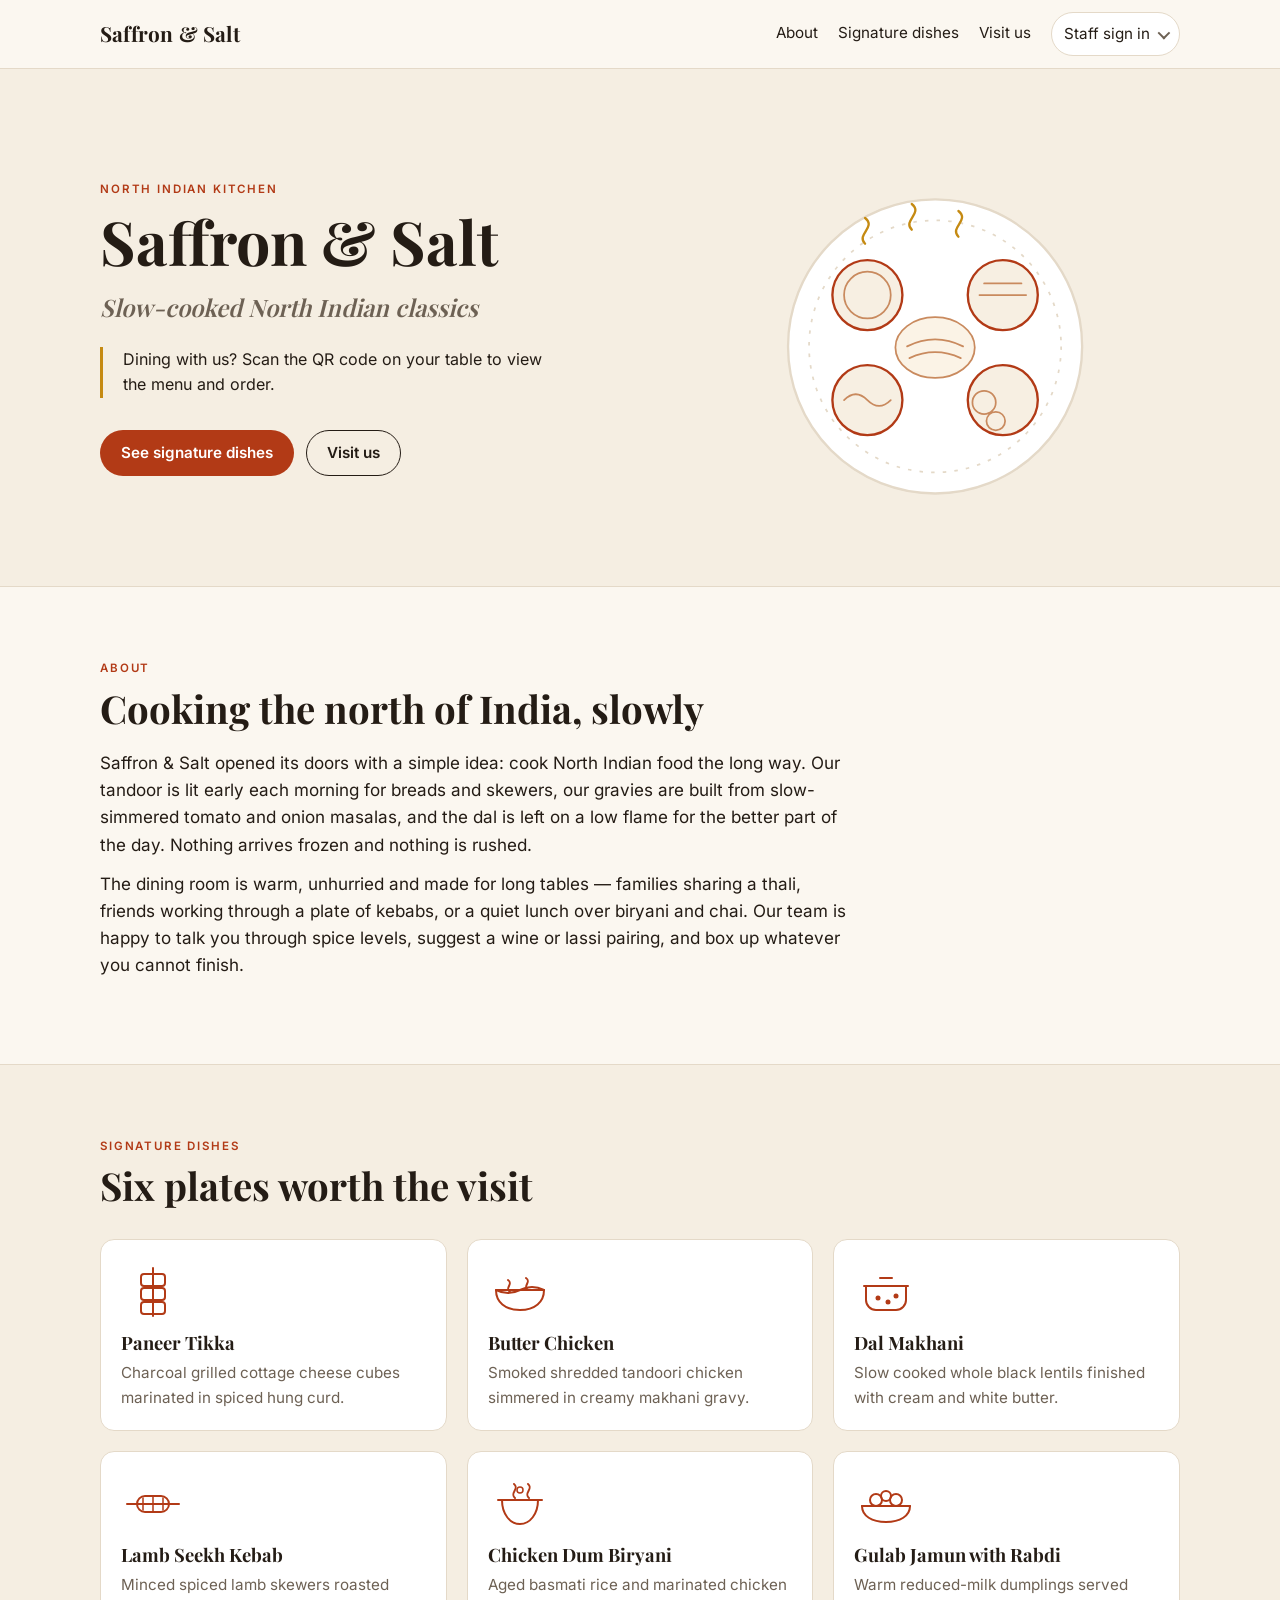
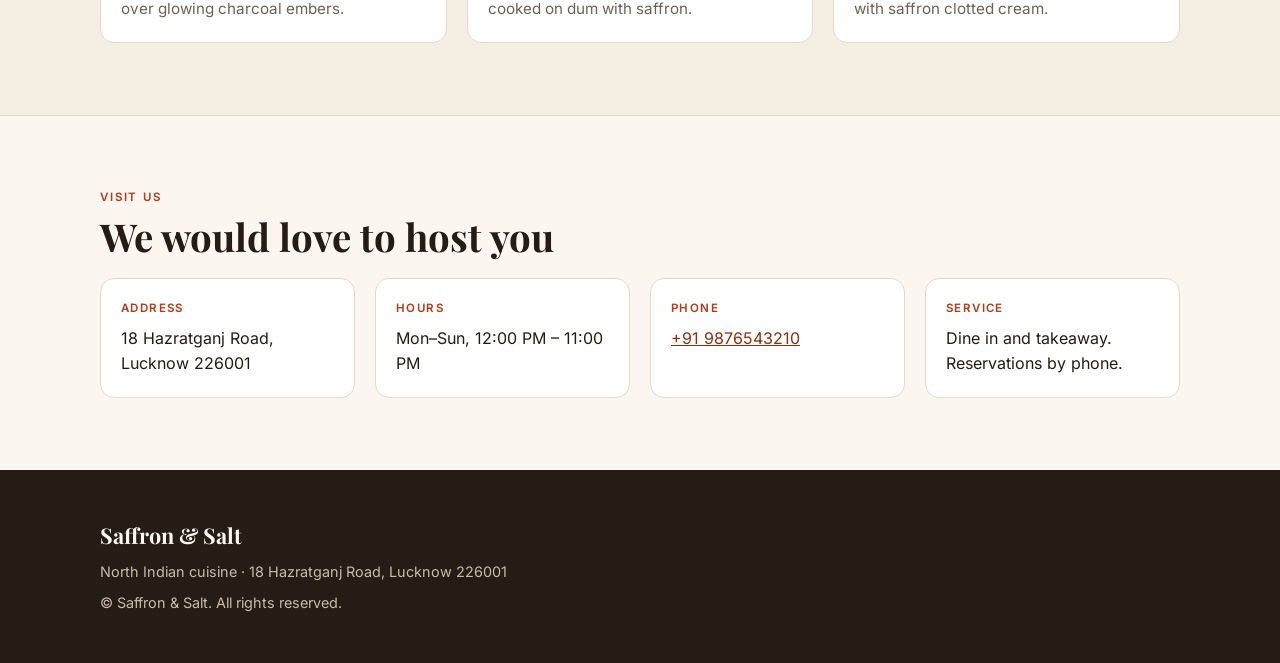
<file: src/main/resources/static/index.html>
<!DOCTYPE html>
<html lang="en">
<head>
<meta charset="UTF-8">
<meta name="viewport" content="width=device-width, initial-scale=1">
<title>Saffron &amp; Salt &middot; Slow-cooked North Indian classics</title>
<meta name="description" content="Saffron &amp; Salt is a North Indian restaurant serving tandoori starters, slow-cooked curries and dum biryani. Visit us at 18 Hazratganj Road, Lucknow 226001.">
<link rel="stylesheet" href="fonts/fonts.css">
<link rel="stylesheet" href="landing.css">
</head>
<body>
<a class="skip-link" href="#main">Skip to content</a>

<header class="site-header">
  <div class="shell header-inner">
    <a class="wordmark" href="#top">Saffron &amp; Salt</a>

    <nav class="site-nav" aria-label="Primary">
      <a href="#about">About</a>
      <a href="#signature">Signature dishes</a>
      <a href="#visit">Visit us</a>

      <details class="staff-menu">
        <summary>Staff sign in</summary>
        <ul class="staff-menu__list">
          <li><a href="kitchen/">Kitchen / Chef</a></li>
          <li><a href="admin/">Manager</a></li>
        </ul>
      </details>
    </nav>
  </div>
</header>

<main id="main">

  <section class="hero" id="top" aria-labelledby="hero-title">
    <div class="shell hero-inner">
      <div class="hero-copy">
        <p class="eyebrow">North Indian kitchen</p>
        <h1 id="hero-title">Saffron &amp; Salt</h1>
        <p class="tagline">Slow-cooked North Indian classics</p>
        <p class="scan-note">
          Dining with us? Scan the QR code on your table to view the menu and order.
        </p>
        <p class="hero-links">
          <a class="btn btn--primary" href="#signature">See signature dishes</a>
          <a class="btn btn--ghost" href="#visit">Visit us</a>
        </p>
      </div>

      <div class="hero-art" aria-hidden="true">
        <svg viewBox="0 0 420 320" focusable="false">
          <circle cx="210" cy="176" r="126" fill="#FFFFFF" stroke="#E4D9C8" stroke-width="2"/>
          <circle cx="210" cy="176" r="108" fill="none" stroke="#E4D9C8" stroke-width="1.5" stroke-dasharray="3 7"/>
          <circle cx="152" cy="132" r="30" fill="#F7EFE2" stroke="#B23A16" stroke-width="2"/>
          <circle cx="152" cy="132" r="20" fill="none" stroke="#C98A5E" stroke-width="1.5"/>
          <circle cx="268" cy="132" r="30" fill="#F7EFE2" stroke="#B23A16" stroke-width="2"/>
          <path d="M248 132h40M252 122h32" fill="none" stroke="#C98A5E" stroke-width="1.5" stroke-linecap="round"/>
          <circle cx="152" cy="222" r="30" fill="#F7EFE2" stroke="#B23A16" stroke-width="2"/>
          <path d="M132 222q10-10 20 0t20 0" fill="none" stroke="#C98A5E" stroke-width="1.5" stroke-linecap="round"/>
          <circle cx="268" cy="222" r="30" fill="#F7EFE2" stroke="#B23A16" stroke-width="2"/>
          <path d="M252 214a10 10 0 1 0 0 20a10 10 0 1 0 0-20M262 232a8 8 0 1 0 0 16a8 8 0 1 0 0-16" fill="none" stroke="#C98A5E" stroke-width="1.5"/>
          <ellipse cx="210" cy="177" rx="34" ry="26" fill="#FBF3E6" stroke="#C98A5E" stroke-width="1.5"/>
          <path d="M186 176q24-12 48 0M188 186q22-10 44 0" fill="none" stroke="#C98A5E" stroke-width="1.5" stroke-linecap="round"/>
          <g fill="none" stroke="#C58A12" stroke-width="2" stroke-linecap="round">
            <path d="M150 66c10 8-8 14 0 22"/>
            <path d="M190 54c10 8-8 14 0 22"/>
            <path d="M230 60c10 8-8 14 0 22"/>
          </g>
        </svg>
      </div>
    </div>
  </section>

  <section class="section" id="about" aria-labelledby="about-title">
    <div class="shell">
      <p class="eyebrow">About</p>
      <h2 id="about-title">Cooking the north of India, slowly</h2>
      <div class="prose">
        <p>
          Saffron &amp; Salt opened its doors with a simple idea: cook North Indian food the long way.
          Our tandoor is lit early each morning for breads and skewers, our gravies are built from
          slow-simmered tomato and onion masalas, and the dal is left on a low flame for the better part
          of the day. Nothing arrives frozen and nothing is rushed.
        </p>
        <p>
          The dining room is warm, unhurried and made for long tables &mdash; families sharing a thali,
          friends working through a plate of kebabs, or a quiet lunch over biryani and chai. Our team
          is happy to talk you through spice levels, suggest a wine or lassi pairing, and box up whatever
          you cannot finish.
        </p>
      </div>
    </div>
  </section>

  <section class="section section--tinted" id="signature" aria-labelledby="signature-title">
    <div class="shell">
      <p class="eyebrow">Signature dishes</p>
      <h2 id="signature-title">Six plates worth the visit</h2>

      <ul class="dish-grid">
        <li class="dish">
          <span class="dish-art" aria-hidden="true">
            <svg viewBox="0 0 64 64" focusable="false">
              <path d="M32 8v48" stroke="currentColor" stroke-width="2" stroke-linecap="round"/>
              <rect x="20" y="14" width="24" height="12" rx="3" fill="none" stroke="currentColor" stroke-width="2"/>
              <rect x="20" y="28" width="24" height="12" rx="3" fill="none" stroke="currentColor" stroke-width="2"/>
              <rect x="20" y="42" width="24" height="12" rx="3" fill="none" stroke="currentColor" stroke-width="2"/>
            </svg>
          </span>
          <h3>Paneer Tikka</h3>
          <p>Charcoal grilled cottage cheese cubes marinated in spiced hung curd.</p>
        </li>

        <li class="dish">
          <span class="dish-art" aria-hidden="true">
            <svg viewBox="0 0 64 64" focusable="false">
              <path d="M8 30h48c0 12-9 20-24 20s-24-8-24-20Z" fill="none" stroke="currentColor" stroke-width="2" stroke-linejoin="round"/>
              <path d="M8 30q12 6 24 0t24 0" fill="none" stroke="currentColor" stroke-width="2" stroke-linecap="round"/>
              <path d="M20 20c6 4-4 8 2 12M38 18c6 4-4 8 2 12" fill="none" stroke="currentColor" stroke-width="2" stroke-linecap="round"/>
            </svg>
          </span>
          <h3>Butter Chicken</h3>
          <p>Smoked shredded tandoori chicken simmered in creamy makhani gravy.</p>
        </li>

        <li class="dish">
          <span class="dish-art" aria-hidden="true">
            <svg viewBox="0 0 64 64" focusable="false">
              <path d="M12 26h40v14a10 10 0 0 1-10 10H22a10 10 0 0 1-10-10Z" fill="none" stroke="currentColor" stroke-width="2" stroke-linejoin="round"/>
              <path d="M10 26h44" stroke="currentColor" stroke-width="2" stroke-linecap="round"/>
              <path d="M26 18h12" stroke="currentColor" stroke-width="2" stroke-linecap="round"/>
              <circle cx="24" cy="38" r="2.5" fill="currentColor"/>
              <circle cx="34" cy="42" r="2.5" fill="currentColor"/>
              <circle cx="42" cy="36" r="2.5" fill="currentColor"/>
            </svg>
          </span>
          <h3>Dal Makhani</h3>
          <p>Slow cooked whole black lentils finished with cream and white butter.</p>
        </li>

        <li class="dish">
          <span class="dish-art" aria-hidden="true">
            <svg viewBox="0 0 64 64" focusable="false">
              <path d="M6 32h52" stroke="currentColor" stroke-width="2" stroke-linecap="round"/>
              <rect x="16" y="24" width="32" height="16" rx="8" fill="none" stroke="currentColor" stroke-width="2"/>
              <path d="M22 26v12M32 25v14M42 26v12" stroke="currentColor" stroke-width="1.5" stroke-linecap="round"/>
              <path d="M12 32h-4M56 32h-4" stroke="currentColor" stroke-width="2" stroke-linecap="round"/>
            </svg>
          </span>
          <h3>Lamb Seekh Kebab</h3>
          <p>Minced spiced lamb skewers roasted over glowing charcoal embers.</p>
        </li>

        <li class="dish">
          <span class="dish-art" aria-hidden="true">
            <svg viewBox="0 0 64 64" focusable="false">
              <path d="M14 28h36c0 14-8 24-18 24s-18-10-18-24Z" fill="none" stroke="currentColor" stroke-width="2" stroke-linejoin="round"/>
              <path d="M10 28h44" stroke="currentColor" stroke-width="2" stroke-linecap="round"/>
              <path d="M26 12c6 5-5 9 1 14M40 12c6 5-5 9 1 14" fill="none" stroke="currentColor" stroke-width="2" stroke-linecap="round"/>
              <circle cx="32" cy="18" r="3" fill="none" stroke="currentColor" stroke-width="1.5"/>
            </svg>
          </span>
          <h3>Chicken Dum Biryani</h3>
          <p>Aged basmati rice and marinated chicken cooked on dum with saffron.</p>
        </li>

        <li class="dish">
          <span class="dish-art" aria-hidden="true">
            <svg viewBox="0 0 64 64" focusable="false">
              <path d="M8 34h48c0 10-10 16-24 16S8 44 8 34Z" fill="none" stroke="currentColor" stroke-width="2" stroke-linejoin="round"/>
              <path d="M8 34h48" stroke="currentColor" stroke-width="2" stroke-linecap="round"/>
              <circle cx="22" cy="28" r="6" fill="none" stroke="currentColor" stroke-width="2"/>
              <circle cx="42" cy="28" r="6" fill="none" stroke="currentColor" stroke-width="2"/>
              <circle cx="32" cy="24" r="5" fill="none" stroke="currentColor" stroke-width="2"/>
            </svg>
          </span>
          <h3>Gulab Jamun with Rabdi</h3>
          <p>Warm reduced-milk dumplings served with saffron clotted cream.</p>
        </li>
      </ul>
    </div>
  </section>

  <section class="section" id="visit" aria-labelledby="visit-title">
    <div class="shell">
      <p class="eyebrow">Visit us</p>
      <h2 id="visit-title">We would love to host you</h2>

      <dl class="visit-grid">
        <div class="visit-item">
          <dt>Address</dt>
          <dd>18 Hazratganj Road, Lucknow 226001</dd>
        </div>
        <div class="visit-item">
          <dt>Hours</dt>
          <dd>Mon&ndash;Sun, 12:00 PM &ndash; 11:00 PM</dd>
        </div>
        <div class="visit-item">
          <dt>Phone</dt>
          <dd><a href="tel:+919876543210">+91 9876543210</a></dd>
        </div>
        <div class="visit-item">
          <dt>Service</dt>
          <dd>Dine in and takeaway. Reservations by phone.</dd>
        </div>
      </dl>
    </div>
  </section>

</main>

<footer class="site-footer">
  <div class="shell footer-inner">
    <p class="footer-wordmark">Saffron &amp; Salt</p>
    <p class="footer-note">North Indian cuisine &middot; 18 Hazratganj Road, Lucknow 226001</p>
    <p class="footer-note">&copy; Saffron &amp; Salt. All rights reserved.</p>
  </div>
</footer>

</body>
</html>
</file>
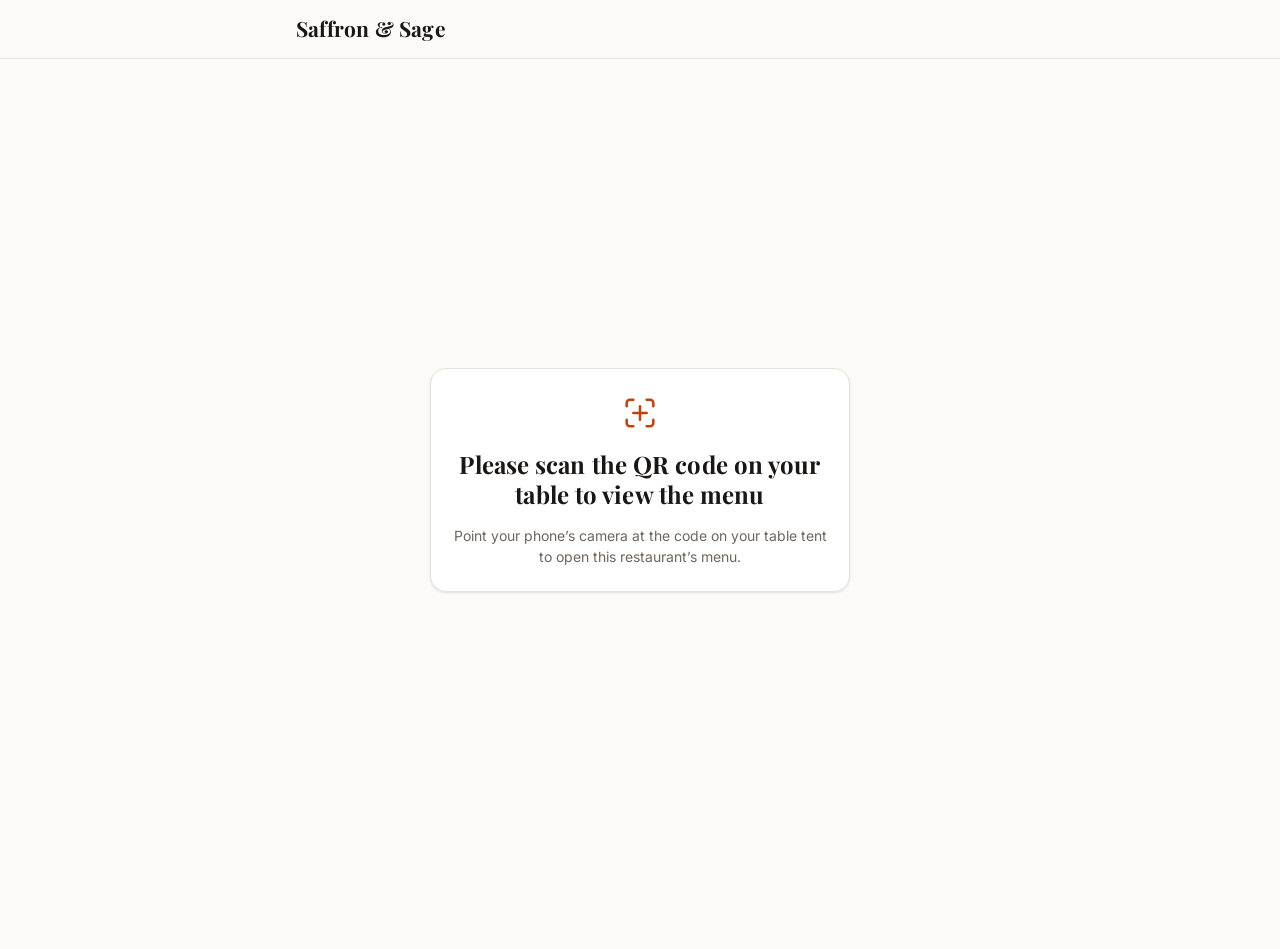
<file: src/main/resources/static/customer/index.html>
<!DOCTYPE html>
<html lang="en">
<head>
  <meta charset="utf-8" />
  <meta name="viewport" content="width=device-width, initial-scale=1, viewport-fit=cover" />
  <meta name="color-scheme" content="light" />
  <meta name="theme-color" content="#C2410C" />
  <title>Order at your table · Saffron &amp; Sage</title>
  <link rel="stylesheet" href="../fonts/fonts.css" />
  <link rel="stylesheet" href="styles.css" />
</head>
<body data-screen="loading">
  <a class="skip-link" href="#main">Skip to content</a>

  <header class="app-header">
    <div class="app-header__inner">
      <p class="brand">Saffron &amp; Sage</p>
      <p class="table-pill" id="table-label"></p>
    </div>
  </header>

  <div class="banner" id="global-banner" role="alert" hidden>
    <span class="banner__text" id="global-banner-text"></span>
    <button class="btn btn--ghost btn--sm" id="global-banner-retry" type="button" hidden>Retry</button>
  </div>

  <main class="main" id="main">
    <!-- Loading -->
    <section class="screen screen--center" id="screen-loading">
      <div class="spinner" role="status" aria-label="Loading your table"></div>
      <p class="muted">Loading your table…</p>
    </section>

    <!-- No table token in the URL, or the token did not resolve to a table -->
    <section class="screen screen--center" id="screen-scan" hidden>
      <div class="empty-card">
        <p class="empty-card__icon" aria-hidden="true">
          <svg viewBox="0 0 24 24" width="40" height="40" fill="none" stroke="currentColor"
               stroke-width="1.5" stroke-linecap="round" stroke-linejoin="round" focusable="false">
            <path d="M4 8V6a2 2 0 0 1 2-2h2M16 4h2a2 2 0 0 1 2 2v2M20 16v2a2 2 0 0 1-2 2h-2M8 20H6a2 2 0 0 1-2-2v-2" />
            <path d="M8 12h8M12 8v8" />
          </svg>
        </p>
        <h1 class="screen-title">Please scan the QR code on your table to view the menu</h1>
        <p class="muted">Point your phone’s camera at the code on your table tent to open this restaurant’s menu.</p>
      </div>
    </section>

    <!-- Fatal problem (invalid QR, unreachable server) -->
    <section class="screen screen--center" id="screen-error" hidden>
      <div class="empty-card">
        <p class="empty-card__emoji" aria-hidden="true">⚠️</p>
        <h1 class="screen-title" id="fatal-title">Something went wrong</h1>
        <p class="muted" id="fatal-text"></p>
        <button class="btn btn--primary" id="fatal-retry" type="button">Retry</button>
      </div>
    </section>

    <!-- Menu -->
    <section class="screen" id="screen-menu" hidden>
      <div class="menu-sticky">
        <div class="menu-toolbar">
          <label class="search" for="menu-search">
            <span class="search__icon" aria-hidden="true">🔍</span>
            <input class="search__input" id="menu-search" type="search" placeholder="Search dishes…"
                   autocomplete="off" enterkeyhint="search" />
          </label>
        </div>
        <div class="tabs" id="menu-tabs" role="tablist" aria-label="Menu categories"></div>
      </div>
      <div class="menu-list" id="menu-list" role="tabpanel" aria-label="Menu items"></div>
    </section>

    <!-- Order tracking -->
    <section class="screen" id="screen-tracking" hidden>
      <div class="track-head">
        <p class="eyebrow" id="track-table"></p>
        <h1 class="screen-title" id="track-title">Your order</h1>
        <p class="muted" id="track-subtitle"></p>
      </div>

      <div class="callout callout--danger" id="track-cancelled" role="alert" hidden>
        <p class="callout__title">This order was cancelled</p>
        <p class="muted">If this was unexpected, please speak to a member of staff.</p>
      </div>

      <ol class="steps" id="track-stepper" aria-label="Order progress"></ol>

      <div class="card">
        <h2 class="card__title">Items</h2>
        <ul class="order-lines" id="track-items"></ul>
        <div class="total-row">
          <span>Total</span>
          <span class="total-row__value" id="track-total">₹0.00</span>
        </div>
        <p class="notes-out" id="track-notes" hidden></p>
      </div>

      <div class="track-actions">
        <button class="btn btn--ghost btn--block" id="btn-order-more" type="button">Order More</button>
        <button class="btn btn--primary btn--block" id="btn-request-bill" type="button">Request Bill</button>
      </div>
    </section>
  </main>

  <!-- Sticky cart bar -->
  <footer class="cart-bar" id="cart-bar" hidden>
    <button class="cart-bar__inner" id="cart-bar-open" type="button" aria-haspopup="dialog">
      <span class="cart-bar__count" id="cart-count">0 items</span>
      <span class="cart-bar__cta">View cart</span>
      <span class="cart-bar__total" id="cart-total" aria-live="polite">₹0.00</span>
    </button>
  </footer>

  <!-- Cart drawer -->
  <div class="scrim" id="cart-scrim"></div>
  <aside class="drawer" id="cart-drawer" role="dialog" aria-modal="true"
         aria-labelledby="cart-title" aria-hidden="true">
    <div class="drawer__grip" aria-hidden="true"></div>
    <header class="drawer__head">
      <h2 class="drawer__title" id="cart-title">Your cart</h2>
      <button class="icon-btn" id="cart-close" type="button" aria-label="Close cart">✕</button>
    </header>
    <div class="drawer__body">
      <div class="inline-error" id="cart-error" role="alert" hidden>
        <p class="inline-error__text" id="cart-error-text"></p>
        <button class="btn btn--ghost btn--sm" id="cart-error-retry" type="button" hidden>Retry</button>
      </div>
      <p class="muted cart-empty" id="cart-empty" hidden>Your cart is empty.</p>
      <ul class="cart-lines" id="cart-lines"></ul>
      <div class="field">
        <label class="field__label" for="special-notes">Special instructions</label>
        <textarea class="field__input" id="special-notes" maxlength="255" rows="3"
                  placeholder="Allergies, spice level, serving notes…"></textarea>
        <p class="field__hint"><span id="notes-count">0</span>/255 characters</p>
      </div>
    </div>
    <footer class="drawer__foot">
      <div class="total-row">
        <span>Total</span>
        <span class="total-row__value" id="cart-foot-total" aria-live="polite">₹0.00</span>
      </div>
      <button class="btn btn--primary btn--block" id="place-order" type="button">Place Order</button>
    </footer>
  </aside>

  <!-- Bill preview panel -->
  <div class="scrim" id="bill-scrim"></div>
  <aside class="drawer drawer--right" id="bill-panel" role="dialog" aria-modal="true"
         aria-labelledby="bill-title" aria-hidden="true">
    <header class="drawer__head">
      <h2 class="drawer__title" id="bill-title">Request the bill</h2>
      <button class="icon-btn" id="bill-close" type="button" aria-label="Close">✕</button>
    </header>
    <div class="drawer__body">
      <div class="callout callout--ok">
        <p class="callout__title">A member of staff has been notified</p>
        <p class="muted">Your bill will be brought to the table shortly.</p>
      </div>
      <ul class="bill-lines" id="bill-lines"></ul>
      <div class="bill-totals" id="bill-totals" hidden>
        <div class="total-row"><span>Subtotal</span><span id="bill-subtotal">₹0.00</span></div>
        <div class="total-row"><span>GST (5%)</span><span id="bill-gst">₹0.00</span></div>
        <div class="total-row total-row--grand"><span>Grand total</span><span id="bill-grand">₹0.00</span></div>
      </div>
      <p class="muted" id="bill-status">Loading your orders…</p>
      <p class="callout callout--warn">Preview only — the final bill is issued by staff.</p>
    </div>
  </aside>

  <script src="app.js" defer></script>
</body>
</html>
</file>
<file: src/main/resources/static/fonts/fonts.css>
﻿/* Local font bundle - Google Fonts woff2 files vendored locally so the app works offline. */
@font-face {
  font-family: 'Inter';
  font-style: normal;
  font-weight: 400;
  font-display: swap;
  src: url(inter-latin-ext-1.woff2) format('woff2');
  unicode-range: U+0100-02BA, U+02BD-02C5, U+02C7-02CC, U+02CE-02D7, U+02DD-02FF, U+0304, U+0308, U+0329, U+1D00-1DBF, U+1E00-1E9F, U+1EF2-1EFF, U+2020, U+20A0-20AB, U+20AD-20C4, U+2113, U+2C60-2C7F, U+A720-A7FF;
}
@font-face {
  font-family: 'Inter';
  font-style: normal;
  font-weight: 400;
  font-display: swap;
  src: url(inter-latin-2.woff2) format('woff2');
  unicode-range: U+0000-00FF, U+0131, U+0152-0153, U+02BB-02BC, U+02C6, U+02DA, U+02DC, U+0304, U+0308, U+0329, U+2000-206F, U+20AC, U+2122, U+2191, U+2193, U+2212, U+2215, U+FEFF, U+FFFD;
}
@font-face {
  font-family: 'Inter';
  font-style: normal;
  font-weight: 500;
  font-display: swap;
  src: url(inter-latin-ext-3.woff2) format('woff2');
  unicode-range: U+0100-02BA, U+02BD-02C5, U+02C7-02CC, U+02CE-02D7, U+02DD-02FF, U+0304, U+0308, U+0329, U+1D00-1DBF, U+1E00-1E9F, U+1EF2-1EFF, U+2020, U+20A0-20AB, U+20AD-20C4, U+2113, U+2C60-2C7F, U+A720-A7FF;
}
@font-face {
  font-family: 'Inter';
  font-style: normal;
  font-weight: 500;
  font-display: swap;
  src: url(inter-latin-4.woff2) format('woff2');
  unicode-range: U+0000-00FF, U+0131, U+0152-0153, U+02BB-02BC, U+02C6, U+02DA, U+02DC, U+0304, U+0308, U+0329, U+2000-206F, U+20AC, U+2122, U+2191, U+2193, U+2212, U+2215, U+FEFF, U+FFFD;
}
@font-face {
  font-family: 'Inter';
  font-style: normal;
  font-weight: 600;
  font-display: swap;
  src: url(inter-latin-ext-5.woff2) format('woff2');
  unicode-range: U+0100-02BA, U+02BD-02C5, U+02C7-02CC, U+02CE-02D7, U+02DD-02FF, U+0304, U+0308, U+0329, U+1D00-1DBF, U+1E00-1E9F, U+1EF2-1EFF, U+2020, U+20A0-20AB, U+20AD-20C4, U+2113, U+2C60-2C7F, U+A720-A7FF;
}
@font-face {
  font-family: 'Inter';
  font-style: normal;
  font-weight: 600;
  font-display: swap;
  src: url(inter-latin-6.woff2) format('woff2');
  unicode-range: U+0000-00FF, U+0131, U+0152-0153, U+02BB-02BC, U+02C6, U+02DA, U+02DC, U+0304, U+0308, U+0329, U+2000-206F, U+20AC, U+2122, U+2191, U+2193, U+2212, U+2215, U+FEFF, U+FFFD;
}
@font-face {
  font-family: 'Inter';
  font-style: normal;
  font-weight: 700;
  font-display: swap;
  src: url(inter-latin-ext-7.woff2) format('woff2');
  unicode-range: U+0100-02BA, U+02BD-02C5, U+02C7-02CC, U+02CE-02D7, U+02DD-02FF, U+0304, U+0308, U+0329, U+1D00-1DBF, U+1E00-1E9F, U+1EF2-1EFF, U+2020, U+20A0-20AB, U+20AD-20C4, U+2113, U+2C60-2C7F, U+A720-A7FF;
}
@font-face {
  font-family: 'Inter';
  font-style: normal;
  font-weight: 700;
  font-display: swap;
  src: url(inter-latin-8.woff2) format('woff2');
  unicode-range: U+0000-00FF, U+0131, U+0152-0153, U+02BB-02BC, U+02C6, U+02DA, U+02DC, U+0304, U+0308, U+0329, U+2000-206F, U+20AC, U+2122, U+2191, U+2193, U+2212, U+2215, U+FEFF, U+FFFD;
}
@font-face {
  font-family: 'Inter';
  font-style: normal;
  font-weight: 800;
  font-display: swap;
  src: url(inter-latin-ext-9.woff2) format('woff2');
  unicode-range: U+0100-02BA, U+02BD-02C5, U+02C7-02CC, U+02CE-02D7, U+02DD-02FF, U+0304, U+0308, U+0329, U+1D00-1DBF, U+1E00-1E9F, U+1EF2-1EFF, U+2020, U+20A0-20AB, U+20AD-20C4, U+2113, U+2C60-2C7F, U+A720-A7FF;
}
@font-face {
  font-family: 'Inter';
  font-style: normal;
  font-weight: 800;
  font-display: swap;
  src: url(inter-latin-10.woff2) format('woff2');
  unicode-range: U+0000-00FF, U+0131, U+0152-0153, U+02BB-02BC, U+02C6, U+02DA, U+02DC, U+0304, U+0308, U+0329, U+2000-206F, U+20AC, U+2122, U+2191, U+2193, U+2212, U+2215, U+FEFF, U+FFFD;
}
@font-face {
  font-family: 'Playfair Display';
  font-style: normal;
  font-weight: 600;
  font-display: swap;
  src: url(playfair-latin-ext-1.woff2) format('woff2');
  unicode-range: U+0100-02BA, U+02BD-02C5, U+02C7-02CC, U+02CE-02D7, U+02DD-02FF, U+0304, U+0308, U+0329, U+1D00-1DBF, U+1E00-1E9F, U+1EF2-1EFF, U+2020, U+20A0-20AB, U+20AD-20C4, U+2113, U+2C60-2C7F, U+A720-A7FF;
}
@font-face {
  font-family: 'Playfair Display';
  font-style: normal;
  font-weight: 600;
  font-display: swap;
  src: url(playfair-latin-2.woff2) format('woff2');
  unicode-range: U+0000-00FF, U+0131, U+0152-0153, U+02BB-02BC, U+02C6, U+02DA, U+02DC, U+0304, U+0308, U+0329, U+2000-206F, U+20AC, U+2122, U+2191, U+2193, U+2212, U+2215, U+FEFF, U+FFFD;
}
@font-face {
  font-family: 'Playfair Display';
  font-style: normal;
  font-weight: 700;
  font-display: swap;
  src: url(playfair-latin-ext-3.woff2) format('woff2');
  unicode-range: U+0100-02BA, U+02BD-02C5, U+02C7-02CC, U+02CE-02D7, U+02DD-02FF, U+0304, U+0308, U+0329, U+1D00-1DBF, U+1E00-1E9F, U+1EF2-1EFF, U+2020, U+20A0-20AB, U+20AD-20C4, U+2113, U+2C60-2C7F, U+A720-A7FF;
}
@font-face {
  font-family: 'Playfair Display';
  font-style: normal;
  font-weight: 700;
  font-display: swap;
  src: url(playfair-latin-4.woff2) format('woff2');
  unicode-range: U+0000-00FF, U+0131, U+0152-0153, U+02BB-02BC, U+02C6, U+02DA, U+02DC, U+0304, U+0308, U+0329, U+2000-206F, U+20AC, U+2122, U+2191, U+2193, U+2212, U+2215, U+FEFF, U+FFFD;
}
</file>
<file: src/main/resources/static/landing.css>
/* ============================================================================
   Public restaurant site — warm, editorial, single page.
   Fonts are the locally bundled Playfair Display (headings) + Inter (text);
   every illustration is inline SVG, so the page makes no external requests.
   ========================================================================== */

:root {
  --paper: #FBF7F0;
  --paper-2: #F5EEE2;
  --ink: #241C15;
  --muted: #6D6154;
  --line: #E4D9C8;
  --accent: #B23A16;
  --accent-dark: #8E2E11;
  --gold: #C58A12;
  --white: #FFFFFF;

  --space-1: 8px;
  --space-2: 12px;
  --space-3: 20px;
  --space-4: 32px;
  --space-5: 48px;
  --space-6: 72px;

  --radius: 14px;
  --shell: 1120px;
}

* { box-sizing: border-box; }

body {
  margin: 0;
  background: var(--paper);
  color: var(--ink);
  font-family: 'Inter', system-ui, -apple-system, 'Segoe UI', sans-serif;
  font-size: 17px;
  line-height: 1.6;
  -webkit-font-smoothing: antialiased;
}

h1, h2, h3 {
  font-family: 'Playfair Display', Georgia, 'Times New Roman', serif;
  font-weight: 700;
  line-height: 1.15;
  margin: 0;
}

a { color: var(--accent-dark); }

a:hover { color: var(--accent); }

:focus-visible {
  outline: 3px solid var(--accent);
  outline-offset: 3px;
  border-radius: 4px;
}

.shell {
  width: 100%;
  max-width: var(--shell);
  margin: 0 auto;
  padding: 0 var(--space-3);
}

.skip-link {
  position: absolute;
  left: -9999px;
  top: 0;
  padding: var(--space-1) var(--space-2);
  background: var(--ink);
  color: var(--paper);
}

.skip-link:focus {
  left: var(--space-2);
  top: var(--space-2);
  z-index: 20;
}

/* -------------------------------- Header -------------------------------- */

.site-header {
  position: sticky;
  top: 0;
  z-index: 10;
  background: var(--paper);
  border-bottom: 1px solid var(--line);
}

.header-inner {
  display: flex;
  flex-wrap: wrap;
  align-items: center;
  justify-content: space-between;
  gap: var(--space-2);
  min-height: 68px;
}

.wordmark {
  font-family: 'Playfair Display', Georgia, serif;
  font-size: 1.3rem;
  font-weight: 700;
  color: var(--ink);
  text-decoration: none;
  letter-spacing: 0.01em;
}

.site-nav {
  display: flex;
  flex-wrap: wrap;
  align-items: center;
  gap: var(--space-3);
}

.site-nav > a {
  color: var(--ink);
  text-decoration: none;
  font-size: 0.95rem;
  padding: var(--space-1) 0;
  border-bottom: 2px solid transparent;
}

.site-nav > a:hover { border-bottom-color: var(--accent); }

.staff-menu { position: relative; }

.staff-menu > summary {
  display: inline-flex;
  align-items: center;
  gap: var(--space-1);
  min-height: 44px;
  padding: 0 var(--space-2);
  color: var(--ink);
  font-size: 0.95rem;
  border: 1px solid var(--line);
  border-radius: 999px;
  background: var(--white);
  cursor: pointer;
  list-style: none;
}

.staff-menu > summary::-webkit-details-marker { display: none; }

.staff-menu > summary::after {
  content: "";
  width: 7px;
  height: 7px;
  border-right: 2px solid var(--muted);
  border-bottom: 2px solid var(--muted);
  transform: rotate(45deg) translateY(-2px);
}

.staff-menu[open] > summary { border-color: var(--accent); }

.staff-menu__list {
  position: absolute;
  right: 0;
  top: calc(100% + 6px);
  min-width: 210px;
  margin: 0;
  padding: var(--space-1);
  list-style: none;
  background: var(--white);
  border: 1px solid var(--line);
  border-radius: var(--radius);
  box-shadow: 0 14px 30px rgba(36, 28, 21, 0.12);
}

.staff-menu__list a {
  display: flex;
  align-items: center;
  min-height: 44px;
  padding: 0 var(--space-2);
  color: var(--ink);
  text-decoration: none;
  border-radius: 8px;
  font-size: 0.95rem;
}

.staff-menu__list a:hover { background: var(--paper-2); }

/* --------------------------------- Hero --------------------------------- */

.hero { background: var(--paper-2); border-bottom: 1px solid var(--line); }

.hero-inner {
  display: grid;
  grid-template-columns: minmax(0, 1.05fr) minmax(0, 0.95fr);
  align-items: center;
  gap: var(--space-5);
  padding-top: var(--space-6);
  padding-bottom: var(--space-6);
}

.eyebrow {
  margin: 0 0 var(--space-1);
  text-transform: uppercase;
  letter-spacing: 0.16em;
  font-size: 0.72rem;
  font-weight: 600;
  color: var(--accent);
}

.hero h1 {
  font-size: clamp(2.4rem, 6vw, 3.8rem);
  margin-bottom: var(--space-2);
}

.tagline {
  margin: 0 0 var(--space-3);
  font-family: 'Playfair Display', Georgia, serif;
  font-size: clamp(1.1rem, 2.4vw, 1.5rem);
  font-style: italic;
  color: var(--muted);
}

.scan-note {
  margin: 0 0 var(--space-4);
  padding-left: var(--space-3);
  border-left: 3px solid var(--gold);
  color: var(--ink);
  font-size: 1rem;
  max-width: 46ch;
}

.hero-links {
  display: flex;
  flex-wrap: wrap;
  gap: var(--space-2);
  margin: 0;
}

.hero-art svg { width: 100%; height: auto; display: block; }

/* -------------------------------- Buttons ------------------------------- */

.btn {
  display: inline-flex;
  align-items: center;
  justify-content: center;
  min-height: 46px;
  padding: 0 var(--space-3);
  border: 1px solid transparent;
  border-radius: 999px;
  font-size: 0.95rem;
  font-weight: 600;
  text-decoration: none;
}

.btn--primary { background: var(--accent); color: var(--white); }

.btn--primary:hover { background: var(--accent-dark); color: var(--white); }

.btn--ghost { border-color: var(--ink); color: var(--ink); }

.btn--ghost:hover { background: var(--ink); color: var(--paper); }

/* -------------------------------- Sections ------------------------------ */

.section { padding: var(--space-6) 0; }

.section--tinted {
  background: var(--paper-2);
  border-top: 1px solid var(--line);
  border-bottom: 1px solid var(--line);
}

.section h2 {
  font-size: clamp(1.7rem, 3.6vw, 2.4rem);
  margin-bottom: var(--space-3);
}

.prose { max-width: 68ch; }

.prose p { margin: 0 0 var(--space-2); }

/* ------------------------------ Dish cards ------------------------------ */

.dish-grid {
  display: grid;
  grid-template-columns: repeat(auto-fit, minmax(260px, 1fr));
  gap: var(--space-3);
  margin: var(--space-4) 0 0;
  padding: 0;
  list-style: none;
}

.dish {
  display: flex;
  flex-direction: column;
  gap: var(--space-1);
  padding: var(--space-3);
  background: var(--white);
  border: 1px solid var(--line);
  border-radius: var(--radius);
}

.dish-art { color: var(--accent); }

.dish-art svg { width: 64px; height: 64px; display: block; }

.dish h3 { font-size: 1.15rem; }

.dish p { margin: 0; color: var(--muted); font-size: 0.95rem; }

/* ------------------------------- Visit us ------------------------------- */

.visit-grid {
  display: grid;
  grid-template-columns: repeat(auto-fit, minmax(240px, 1fr));
  gap: var(--space-3);
  margin: 0;
}

.visit-item {
  padding: var(--space-3);
  background: var(--white);
  border: 1px solid var(--line);
  border-radius: var(--radius);
}

.visit-item dt {
  text-transform: uppercase;
  letter-spacing: 0.12em;
  font-size: 0.72rem;
  font-weight: 600;
  color: var(--accent);
  margin-bottom: var(--space-1);
}

.visit-item dd { margin: 0; font-size: 1rem; }

/* -------------------------------- Footer -------------------------------- */

.site-footer {
  background: var(--ink);
  color: #F0E8DC;
  padding: var(--space-5) 0;
}

.footer-inner { display: grid; gap: var(--space-1); }

.footer-wordmark {
  margin: 0;
  font-family: 'Playfair Display', Georgia, serif;
  font-size: 1.35rem;
  font-weight: 700;
  color: var(--paper);
}

.footer-note { margin: 0; font-size: 0.9rem; color: #C9BCA9; }

/* ------------------------------ Responsive ------------------------------ */

@media (max-width: 900px) {
  .hero-inner {
    grid-template-columns: 1fr;
    gap: var(--space-4);
    padding-top: var(--space-5);
    padding-bottom: var(--space-5);
  }

  .hero-art { order: -1; max-width: 420px; }
}

@media (max-width: 620px) {
  body { font-size: 16px; }

  .header-inner { align-items: flex-start; padding-top: var(--space-1); }

  .site-nav { gap: var(--space-2); }

  .staff-menu__list { right: auto; left: 0; }

  .section { padding: var(--space-5) 0; }
}

@media (prefers-reduced-motion: reduce) {
  * { scroll-behavior: auto !important; }
}
</file>
<file: src/main/resources/static/customer/styles.css>
/* ==========================================================================
   Saffron & Sage — customer table-ordering UI
   Mobile-first. One accent colour, an 8px spacing scale, soft shadows,
   sticky header + cart bar, safe-area insets, >=44px touch targets.
   ========================================================================== */

/* ---------- Design tokens ---------- */
:root {
  /* The single accent colour (warm terracotta) */
  --accent: #C2410C;
  --accent-strong: #9A3412;
  --accent-tint: #FBEDE6;
  --on-accent: #FFFFFF;

  /* Surfaces and text */
  --bg: #FCFAF8;
  --surface: #FFFFFF;
  --surface-2: #F4F0EC;
  --text: #1A1613;
  --text-muted: #6E655C;
  --border: #E9E2DA;

  /* Semantic status colours (not the accent) */
  --veg: #14652F;
  --veg-bg: #E4F4EA;
  --nonveg: #B42318;
  --nonveg-bg: #FCEBE9;
  --neutral: #57534E;
  --neutral-bg: #F0EDE9;
  --danger-bg: #FCEBE9;
  --danger-text: #912018;
  --ok-bg: #E4F4EA;
  --ok-text: #14652F;
  --warn-bg: #FFF6E5;
  --warn-text: #8A5A00;

  /* 8px spacing scale */
  --space-1: 8px;
  --space-2: 16px;
  --space-3: 24px;
  --space-4: 32px;
  --space-5: 40px;
  --space-6: 48px;
  --space-7: 56px;
  --space-8: 64px;
  --space-half: 4px;

  /* Radii */
  --radius-sm: 8px;
  --radius: 12px;
  --radius-lg: 16px;
  --radius-pill: 999px;

  /* Soft shadows */
  --shadow-sm: 0 1px 2px rgba(26, 22, 19, .06), 0 1px 3px rgba(26, 22, 19, .05);
  --shadow-md: 0 6px 16px rgba(26, 22, 19, .10);
  --shadow-lg: 0 16px 40px rgba(26, 22, 19, .18);

  --header-h: 58px;
  --maxw: 720px;
  --cartbar-h: 76px;
}

/* ---------- Reset / base ---------- */
*, *::before, *::after { box-sizing: border-box; }
[hidden] { display: none !important; }

html, body { height: 100%; }

body {
  margin: 0;
  background: var(--bg);
  color: var(--text);
  font-family: 'Inter', system-ui, -apple-system, 'Segoe UI', sans-serif;
  font-size: 16px;
  line-height: 1.5;
  -webkit-text-size-adjust: 100%;
  -webkit-font-smoothing: antialiased;
}

h1, h2, h3, p, ul, ol, figure { margin: 0; }
ul, ol { padding: 0; list-style: none; }
button { font: inherit; color: inherit; }
img { max-width: 100%; display: block; }

:focus-visible {
  outline: 3px solid var(--accent);
  outline-offset: 2px;
  border-radius: var(--radius-sm);
}

.muted { color: var(--text-muted); font-size: 14px; }

.skip-link {
  position: absolute;
  left: var(--space-2);
  top: -100px;
  z-index: 100;
  background: var(--accent);
  color: var(--on-accent);
  padding: var(--space-1) var(--space-2);
  border-radius: var(--radius);
  text-decoration: none;
  transition: top .15s ease;
}
.skip-link:focus { top: var(--space-2); }

/* ---------- Header ---------- */
.app-header {
  position: sticky;
  top: 0;
  z-index: 30;
  background: rgba(252, 250, 248, .92);
  backdrop-filter: blur(10px);
  border-bottom: 1px solid var(--border);
  padding-top: env(safe-area-inset-top);
}
.app-header__inner {
  max-width: var(--maxw);
  margin: 0 auto;
  min-height: var(--header-h);
  padding: 0 var(--space-2);
  display: flex;
  align-items: center;
  justify-content: space-between;
  gap: var(--space-2);
}
.brand {
  font-family: 'Playfair Display', Georgia, serif;
  font-weight: 700;
  font-size: 21px;
  letter-spacing: .2px;
  color: var(--text);
}
.table-pill {
  font-size: 13px;
  font-weight: 600;
  color: var(--accent);
  background: var(--accent-tint);
  padding: 5px 12px;
  border-radius: var(--radius-pill);
  white-space: nowrap;
}
.table-pill:empty { display: none; }

/* ---------- Global banner ---------- */
.banner {
  position: sticky;
  top: calc(var(--header-h) + env(safe-area-inset-top));
  z-index: 25;
  display: flex;
  align-items: center;
  gap: var(--space-1);
  max-width: calc(var(--maxw) - var(--space-4));
  margin: var(--space-1) auto 0;
  padding: var(--space-1) var(--space-2);
  background: var(--danger-bg);
  color: var(--danger-text);
  border: 1px solid rgba(180, 35, 24, .18);
  border-radius: var(--radius);
  box-shadow: var(--shadow-sm);
  font-size: 14px;
}
.banner__text { flex: 1; }

/* ---------- Layout ---------- */
.main {
  max-width: var(--maxw);
  margin: 0 auto;
  padding: var(--space-2) var(--space-2) var(--space-8);
}
body[data-screen="menu"] .main { padding-bottom: calc(var(--cartbar-h) + var(--space-4)); }

.screen--center {
  min-height: calc(100dvh - var(--header-h) - var(--space-4) - env(safe-area-inset-top));
  display: flex;
  flex-direction: column;
  align-items: center;
  justify-content: center;
  text-align: center;
  gap: var(--space-2);
}

.screen-title {
  font-family: 'Playfair Display', Georgia, serif;
  font-weight: 700;
  font-size: 24px;
  line-height: 1.25;
  letter-spacing: .1px;
}
.eyebrow {
  font-size: 13px;
  font-weight: 600;
  letter-spacing: .06em;
  text-transform: uppercase;
  color: var(--accent);
  margin-bottom: var(--space-half);
}
.track-head { margin-bottom: var(--space-3); }
.track-head .muted { margin-top: var(--space-half); }

.empty-card {
  background: var(--surface);
  border: 1px solid var(--border);
  border-radius: var(--radius-lg);
  box-shadow: var(--shadow-sm);
  padding: var(--space-3) var(--space-2);
  display: flex;
  flex-direction: column;
  align-items: center;
  gap: var(--space-2);
  max-width: 420px;
}
.empty-card__emoji { font-size: 40px; line-height: 1; }
.empty-card__icon { color: var(--accent); line-height: 0; }
.empty-card__icon svg { display: block; }

.spinner {
  width: 34px;
  height: 34px;
  border-radius: 50%;
  border: 3px solid var(--accent-tint);
  border-top-color: var(--accent);
  animation: spin .8s linear infinite;
}
@keyframes spin { to { transform: rotate(360deg); } }

/* ---------- Buttons ---------- */
.btn {
  display: inline-flex;
  align-items: center;
  justify-content: center;
  gap: var(--space-half);
  min-height: 44px;
  padding: 0 var(--space-2);
  border-radius: var(--radius);
  border: 1px solid transparent;
  background: var(--surface-2);
  color: var(--text);
  font-weight: 600;
  font-size: 15px;
  line-height: 1;
  cursor: pointer;
  transition: background-color .15s ease, border-color .15s ease, opacity .15s ease;
}
.btn--primary { background: var(--accent); color: var(--on-accent); }
.btn--primary:hover { background: var(--accent-strong); }
.btn--ghost { background: var(--surface); border-color: var(--border); }
.btn--ghost:hover { background: var(--surface-2); }
.btn--block { width: 100%; }
.btn--sm { min-height: 44px; padding: 0 var(--space-1); font-size: 14px; }
.btn:disabled { opacity: .55; cursor: default; }

.icon-btn {
  display: inline-flex;
  align-items: center;
  justify-content: center;
  width: 44px;
  height: 44px;
  border: none;
  border-radius: var(--radius-pill);
  background: transparent;
  color: var(--text-muted);
  font-size: 18px;
  cursor: pointer;
  transition: background-color .15s ease, color .15s ease;
}
.icon-btn:hover { background: var(--surface-2); color: var(--text); }

/* ---------- Menu ---------- */
.menu-sticky {
  position: sticky;
  top: calc(var(--header-h) + env(safe-area-inset-top));
  z-index: 12;
  background: var(--bg);
  padding-top: var(--space-2);
  margin: 0 calc(var(--space-2) * -1);
  padding-inline: var(--space-2);
  border-bottom: 1px solid var(--border);
}

.menu-toolbar { margin-bottom: var(--space-1); }

.search {
  display: flex;
  align-items: center;
  gap: var(--space-1);
  background: var(--surface);
  border: 1px solid var(--border);
  border-radius: var(--radius);
  padding: 0 var(--space-2);
  min-height: 48px;
  box-shadow: var(--shadow-sm);
}
.search__icon { font-size: 15px; opacity: .7; }
.search__input {
  flex: 1;
  min-width: 0;
  border: none;
  background: transparent;
  font: inherit;
  color: var(--text);
  padding: var(--space-1) 0;
}
.search__input:focus { outline: none; }
.search:focus-within { border-color: var(--accent); box-shadow: 0 0 0 3px var(--accent-tint); }

.tabs {
  display: flex;
  gap: var(--space-1);
  overflow-x: auto;
  padding: var(--space-1) 0;
  scrollbar-width: none;
  -webkit-overflow-scrolling: touch;
}
.tabs::-webkit-scrollbar { display: none; }
.tab {
  flex: 0 0 auto;
  min-height: 40px;
  padding: 0 var(--space-2);
  display: inline-flex;
  align-items: center;
  border-radius: var(--radius-pill);
  border: 1px solid var(--border);
  background: var(--surface);
  color: var(--text-muted);
  font-size: 14px;
  font-weight: 600;
  white-space: nowrap;
  cursor: pointer;
  transition: background-color .15s ease, color .15s ease, border-color .15s ease;
}
.tab[aria-selected="true"] {
  background: var(--accent);
  border-color: var(--accent);
  color: var(--on-accent);
}

.menu-list { padding-top: var(--space-3); }
.menu-group { margin-bottom: var(--space-4); }
.menu-group__title {
  font-family: 'Playfair Display', Georgia, serif;
  font-weight: 700;
  font-size: 19px;
}
.menu-group__desc { color: var(--text-muted); font-size: 14px; margin-top: var(--space-half); }
.items { display: grid; gap: var(--space-1); margin-top: var(--space-2); }

.empty-note {
  background: var(--surface);
  border: 1px dashed var(--border);
  border-radius: var(--radius-lg);
  padding: var(--space-3) var(--space-2);
  text-align: center;
  color: var(--text-muted);
}

/* ---------- Item card ---------- */
.item {
  display: flex;
  align-items: flex-start;
  justify-content: space-between;
  gap: var(--space-2);
  background: var(--surface);
  border: 1px solid var(--border);
  border-radius: var(--radius-lg);
  box-shadow: var(--shadow-sm);
  padding: var(--space-2);
}
.item--out { background: var(--surface-2); }
.item__body { min-width: 0; flex: 1; }
.item__headline { display: flex; align-items: baseline; flex-wrap: wrap; gap: var(--space-1); }
.item__name { font-size: 16px; font-weight: 600; }
.item__desc { color: var(--text-muted); font-size: 14px; margin-top: var(--space-half); }
.item__meta { display: flex; flex-wrap: wrap; align-items: center; gap: var(--space-1); margin-top: var(--space-1); }
.item__price { font-weight: 700; font-size: 15px; }
.item--out .item__name, .item--out .item__price { color: var(--text-muted); }
.item__action { flex: 0 0 auto; padding-top: 2px; }

.pill {
  display: inline-flex;
  align-items: center;
  font-size: 11px;
  font-weight: 700;
  letter-spacing: .04em;
  text-transform: uppercase;
  padding: 3px 9px;
  border-radius: var(--radius-pill);
  white-space: nowrap;
}
.pill--veg { background: var(--veg-bg); color: var(--veg); }
.pill--nonveg { background: var(--nonveg-bg); color: var(--nonveg); }
.pill--neutral { background: var(--neutral-bg); color: var(--neutral); }

.chip {
  display: inline-flex;
  align-items: center;
  font-size: 12px;
  font-weight: 600;
  color: var(--text-muted);
  background: var(--surface-2);
  border-radius: var(--radius-pill);
  padding: 3px 9px;
}
.chip--out { background: var(--danger-bg); color: var(--danger-text); }

/* ---------- Quantity stepper ---------- */
.stepper {
  display: inline-flex;
  align-items: center;
  border: 1px solid var(--border);
  border-radius: var(--radius-pill);
  background: var(--surface);
  overflow: hidden;
}
.stepper__btn {
  width: 44px;
  height: 44px;
  display: inline-flex;
  align-items: center;
  justify-content: center;
  border: none;
  background: transparent;
  color: var(--accent);
  font-size: 20px;
  font-weight: 700;
  cursor: pointer;
}
.stepper__btn:hover { background: var(--accent-tint); }
.stepper__btn:disabled { color: var(--text-muted); cursor: default; }
.stepper__btn:disabled:hover { background: transparent; }
.stepper__qty {
  min-width: 30px;
  text-align: center;
  font-weight: 700;
  font-size: 15px;
}

/* ---------- Cart bar ---------- */
.cart-bar {
  position: fixed;
  left: 0;
  right: 0;
  bottom: 0;
  z-index: 20;
  padding: 0 var(--space-2) calc(var(--space-1) + env(safe-area-inset-bottom));
  pointer-events: none;
}
.cart-bar__inner {
  pointer-events: auto;
  display: flex;
  align-items: center;
  gap: var(--space-1);
  width: 100%;
  max-width: calc(var(--maxw) - var(--space-4));
  margin: 0 auto;
  min-height: 56px;
  padding: 0 var(--space-2);
  border: none;
  border-radius: var(--radius-lg);
  background: var(--accent);
  color: var(--on-accent);
  box-shadow: var(--shadow-lg);
  cursor: pointer;
  font-weight: 600;
}
.cart-bar__count { font-size: 14px; opacity: .95; }
.cart-bar__cta { flex: 1; text-align: center; font-size: 15px; }
.cart-bar__total { font-size: 16px; font-weight: 700; }

/* ---------- Overlays ---------- */
.scrim {
  position: fixed;
  inset: 0;
  z-index: 40;
  background: rgba(26, 22, 19, .45);
  opacity: 0;
  visibility: hidden;
  transition: opacity .25s ease, visibility .25s ease;
}
.scrim.is-open { opacity: 1; visibility: visible; }

.drawer {
  position: fixed;
  z-index: 50;
  left: 0;
  right: 0;
  bottom: 0;
  display: flex;
  flex-direction: column;
  max-height: 90dvh;
  background: var(--surface);
  border-radius: var(--radius-lg) var(--radius-lg) 0 0;
  box-shadow: var(--shadow-lg);
  transform: translateY(102%);
  visibility: hidden;
  transition: transform .3s cubic-bezier(.22, .61, .36, 1), visibility .3s;
}
.drawer.is-open { transform: translateY(0); visibility: visible; }
.drawer__grip {
  width: 40px;
  height: 4px;
  border-radius: var(--radius-pill);
  background: var(--border);
  margin: var(--space-1) auto var(--space-half);
}
.drawer__head {
  display: flex;
  align-items: center;
  justify-content: space-between;
  gap: var(--space-1);
  padding: var(--space-1) var(--space-2) var(--space-1);
  border-bottom: 1px solid var(--border);
}
.drawer__title {
  font-family: 'Playfair Display', Georgia, serif;
  font-weight: 700;
  font-size: 20px;
}
.drawer__body {
  flex: 1;
  overflow-y: auto;
  padding: var(--space-2);
  -webkit-overflow-scrolling: touch;
}
.drawer__foot {
  border-top: 1px solid var(--border);
  padding: var(--space-2);
  padding-bottom: calc(var(--space-2) + env(safe-area-inset-bottom));
  background: var(--surface);
}
.drawer__foot .btn { margin-top: var(--space-1); }

/* ---------- Cart lines ---------- */
.cart-empty { text-align: center; padding: var(--space-3) 0; }
.cart-lines { display: block; }
.cart-line {
  display: grid;
  grid-template-columns: 1fr auto;
  gap: var(--space-1) var(--space-2);
  align-items: start;
  padding: var(--space-2) 0;
  border-bottom: 1px solid var(--border);
}
.cart-line:last-child { border-bottom: none; }
.cart-line__info { min-width: 0; }
.cart-line__name { font-weight: 600; }
.cart-line__meta { color: var(--text-muted); font-size: 13px; margin-top: 2px; }
.cart-line__warn { color: var(--danger-text); font-size: 12px; font-weight: 600; margin-top: var(--space-half); }
.cart-line__subtotal { font-weight: 700; text-align: right; }
.cart-line__actions {
  grid-column: 1 / -1;
  display: flex;
  align-items: center;
  justify-content: space-between;
  gap: var(--space-1);
  margin-top: var(--space-half);
}

/* ---------- Form field ---------- */
.field { margin-top: var(--space-3); }
.field__label { display: block; font-weight: 600; font-size: 14px; margin-bottom: var(--space-half); }
.field__input {
  width: 100%;
  border: 1px solid var(--border);
  border-radius: var(--radius);
  padding: var(--space-1) var(--space-2);
  font: inherit;
  color: var(--text);
  background: var(--surface);
  resize: vertical;
  min-height: 84px;
}
.field__input:focus { outline: none; border-color: var(--accent); box-shadow: 0 0 0 3px var(--accent-tint); }
.field__hint { color: var(--text-muted); font-size: 12px; margin-top: var(--space-half); text-align: right; }

/* ---------- Inline error / callouts ---------- */
.inline-error {
  display: flex;
  align-items: center;
  gap: var(--space-1);
  background: var(--danger-bg);
  color: var(--danger-text);
  border: 1px solid rgba(180, 35, 24, .18);
  border-radius: var(--radius);
  padding: var(--space-1) var(--space-2);
  margin-bottom: var(--space-2);
  font-size: 14px;
}
.inline-error__text { flex: 1; }

.callout {
  border-radius: var(--radius);
  padding: var(--space-2);
  border: 1px solid var(--border);
  background: var(--surface-2);
}
.callout__title { font-weight: 700; }
.callout--ok { background: var(--ok-bg); color: var(--ok-text); border-color: rgba(20, 101, 47, .18); }
.callout--danger { background: var(--danger-bg); color: var(--danger-text); border-color: rgba(180, 35, 24, .18); }
.callout--warn { background: var(--warn-bg); color: var(--warn-text); border-color: rgba(138, 90, 0, .18); font-weight: 600; font-size: 14px; margin-top: var(--space-2); }
.callout .muted { color: inherit; opacity: .85; }
#track-cancelled { margin-bottom: var(--space-3); }

/* ---------- Totals ---------- */
.total-row {
  display: flex;
  align-items: center;
  justify-content: space-between;
  gap: var(--space-2);
  padding: var(--space-1) 0;
  font-size: 15px;
}
.total-row__value { font-weight: 700; }
.total-row--grand { font-size: 18px; font-weight: 700; color: var(--accent); border-top: 1px solid var(--border); margin-top: var(--space-half); padding-top: var(--space-1); }

/* ---------- Tracking ---------- */
.steps {
  display: block;
  margin-bottom: var(--space-3);
}
.steps .step {
  position: relative;
  display: flex;
  align-items: center;
  gap: var(--space-2);
  padding: var(--space-1) 0 var(--space-1) 0;
}
.steps .step::before {
  content: "";
  position: absolute;
  left: 11px;
  top: 30px;
  bottom: -6px;
  width: 2px;
  background: var(--border);
}
.steps .step:last-child::before { display: none; }
.steps .step__dot {
  flex: 0 0 auto;
  width: 24px;
  height: 24px;
  border-radius: 50%;
  border: 2px solid var(--border);
  background: var(--surface);
  display: inline-flex;
  align-items: center;
  justify-content: center;
  font-size: 12px;
  z-index: 1;
}
.steps .step__label { font-weight: 600; color: var(--text-muted); font-size: 15px; }
.steps .step--done .step__dot { border-color: var(--accent); background: var(--accent-tint); }
.steps .step--done .step__dot::after { content: "✓"; color: var(--accent); font-weight: 700; }
.steps .step--done .step__label { color: var(--text); }
.steps .step--current .step__dot { border-color: var(--accent); background: var(--accent); box-shadow: 0 0 0 4px var(--accent-tint); }
.steps .step--current .step__label { color: var(--text); font-weight: 700; }

.order-lines { margin-bottom: var(--space-1); }
.order-line {
  display: flex;
  align-items: baseline;
  gap: var(--space-1);
  padding: var(--space-1) 0;
  border-bottom: 1px solid var(--border);
  font-size: 15px;
}
.order-line:last-child { border-bottom: none; }
.order-line__qty { color: var(--accent); font-weight: 700; min-width: 28px; }
.order-line__name { flex: 1; }
.order-line__sub { font-weight: 600; }

.card {
  background: var(--surface);
  border: 1px solid var(--border);
  border-radius: var(--radius-lg);
  box-shadow: var(--shadow-sm);
  padding: var(--space-2);
}
.card__title { font-size: 15px; font-weight: 700; margin-bottom: var(--space-1); }
.notes-out {
  margin-top: var(--space-1);
  font-size: 14px;
  color: var(--text-muted);
  background: var(--surface-2);
  border-radius: var(--radius);
  padding: var(--space-1) var(--space-2);
}

.track-actions { display: grid; gap: var(--space-1); margin-top: var(--space-3); }

/* ---------- Bill ---------- */
.bill-lines { margin-bottom: var(--space-2); }
.bill-line {
  display: flex;
  align-items: baseline;
  gap: var(--space-1);
  padding: var(--space-1) 0;
  border-bottom: 1px solid var(--border);
  font-size: 14px;
}
.bill-line:last-child { border-bottom: none; }
.bill-line__name { font-weight: 600; }
.bill-line__status { color: var(--text-muted); font-size: 12px; text-transform: uppercase; letter-spacing: .04em; }
.bill-line__amount { margin-left: auto; font-weight: 600; }
.bill-totals { border-top: 1px solid var(--border); padding-top: var(--space-1); }

/* ---------- Wider screens: drawers become side panels ---------- */
@media (min-width: 900px) {
  .drawer {
    left: auto;
    right: 0;
    top: 0;
    bottom: 0;
    width: 420px;
    max-height: none;
    border-radius: 0;
    transform: translateX(102%);
  }
  .drawer.is-open { transform: translateX(0); }
  .drawer__grip { display: none; }
  .drawer__head { padding-top: var(--space-2); }
}

/* ---------- Reduced motion ---------- */
@media (prefers-reduced-motion: reduce) {
  *, *::before, *::after {
    animation-duration: .001ms !important;
    animation-iteration-count: 1 !important;
    transition-duration: .001ms !important;
    scroll-behavior: auto !important;
  }
}
</file>
